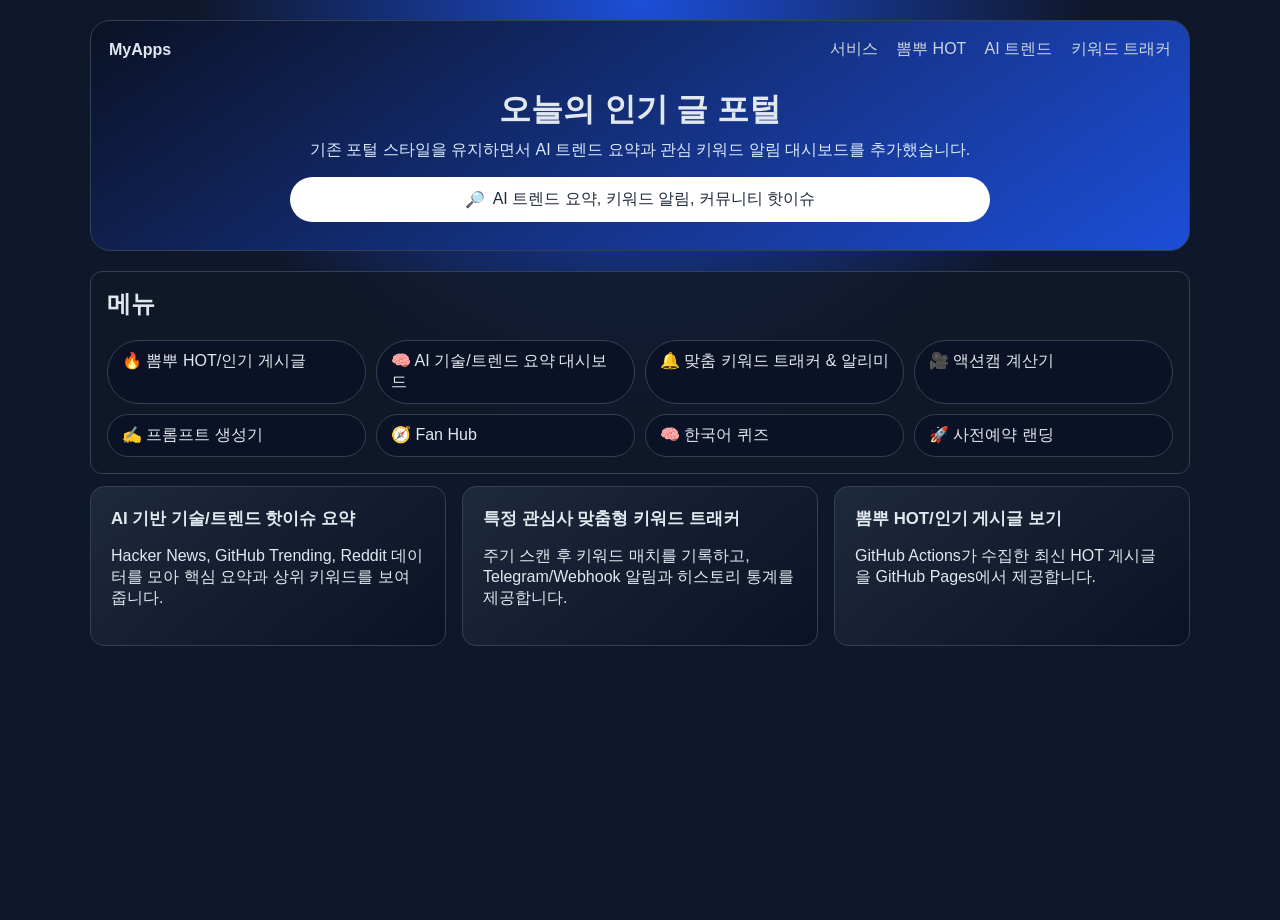
<file: index.html>
<!doctype html>
<html lang="ko">
<head>
  <meta charset="UTF-8" />
  <meta name="viewport" content="width=device-width,initial-scale=1" />
  <title>MyApps 포털</title>
  <link rel="stylesheet" href="assets/styles.css" />
</head>
<body>
  <header class="portal-hero">
    <div class="portal-topbar">
      <strong>MyApps</strong>
      <nav>
        <a href="#services">서비스</a>
        <a href="apps/ppomppu-hot/">뽐뿌 HOT</a>
        <a href="apps/ai-trend-dashboard/">AI 트렌드</a>
        <a href="apps/keyword-tracker/">키워드 트래커</a>
      </nav>
    </div>
    <div class="portal-search-wrap">
      <h1>오늘의 인기 글 포털</h1>
      <p>기존 포털 스타일을 유지하면서 AI 트렌드 요약과 관심 키워드 알림 대시보드를 추가했습니다.</p>
      <div class="portal-search-bar" aria-hidden="true">
        <span>🔎</span>
        <span>AI 트렌드 요약, 키워드 알림, 커뮤니티 핫이슈</span>
      </div>
    </div>
  </header>

  <main class="portal-main" id="services">
    <section class="portal-menu panel">
      <h2>메뉴</h2>
      <div class="menu-grid">
        <a class="menu-chip" href="apps/ppomppu-hot/">🔥 뽐뿌 HOT/인기 게시글</a>
        <a class="menu-chip" href="apps/ai-trend-dashboard/">🧠 AI 기술/트렌드 요약 대시보드</a>
        <a class="menu-chip" href="apps/keyword-tracker/">🔔 맞춤 키워드 트래커 & 알리미</a>
        <a class="menu-chip" href="apps/actioncam/">🎥 액션캠 계산기</a>
        <a class="menu-chip" href="apps/prompt-generator/">✍️ 프롬프트 생성기</a>
        <a class="menu-chip" href="apps/fan-hub/">🧭 Fan Hub</a>
        <a class="menu-chip" href="apps/korean-quiz/">🧠 한국어 퀴즈</a>
        <a class="menu-chip" href="apps/prelaunch-landing/">🚀 사전예약 랜딩</a>
      </div>
    </section>

    <section class="grid">
      <a class="card" href="apps/ai-trend-dashboard/">
        <h2>AI 기반 기술/트렌드 핫이슈 요약</h2>
        <p>Hacker News, GitHub Trending, Reddit 데이터를 모아 핵심 요약과 상위 키워드를 보여줍니다.</p>
      </a>
      <a class="card" href="apps/keyword-tracker/">
        <h2>특정 관심사 맞춤형 키워드 트래커</h2>
        <p>주기 스캔 후 키워드 매치를 기록하고, Telegram/Webhook 알림과 히스토리 통계를 제공합니다.</p>
      </a>
      <a class="card" href="apps/ppomppu-hot/">
        <h2>뽐뿌 HOT/인기 게시글 보기</h2>
        <p>GitHub Actions가 수집한 최신 HOT 게시글을 GitHub Pages에서 제공합니다.</p>
      </a>
    </section>
  </main>
</body>
</html>
</file>
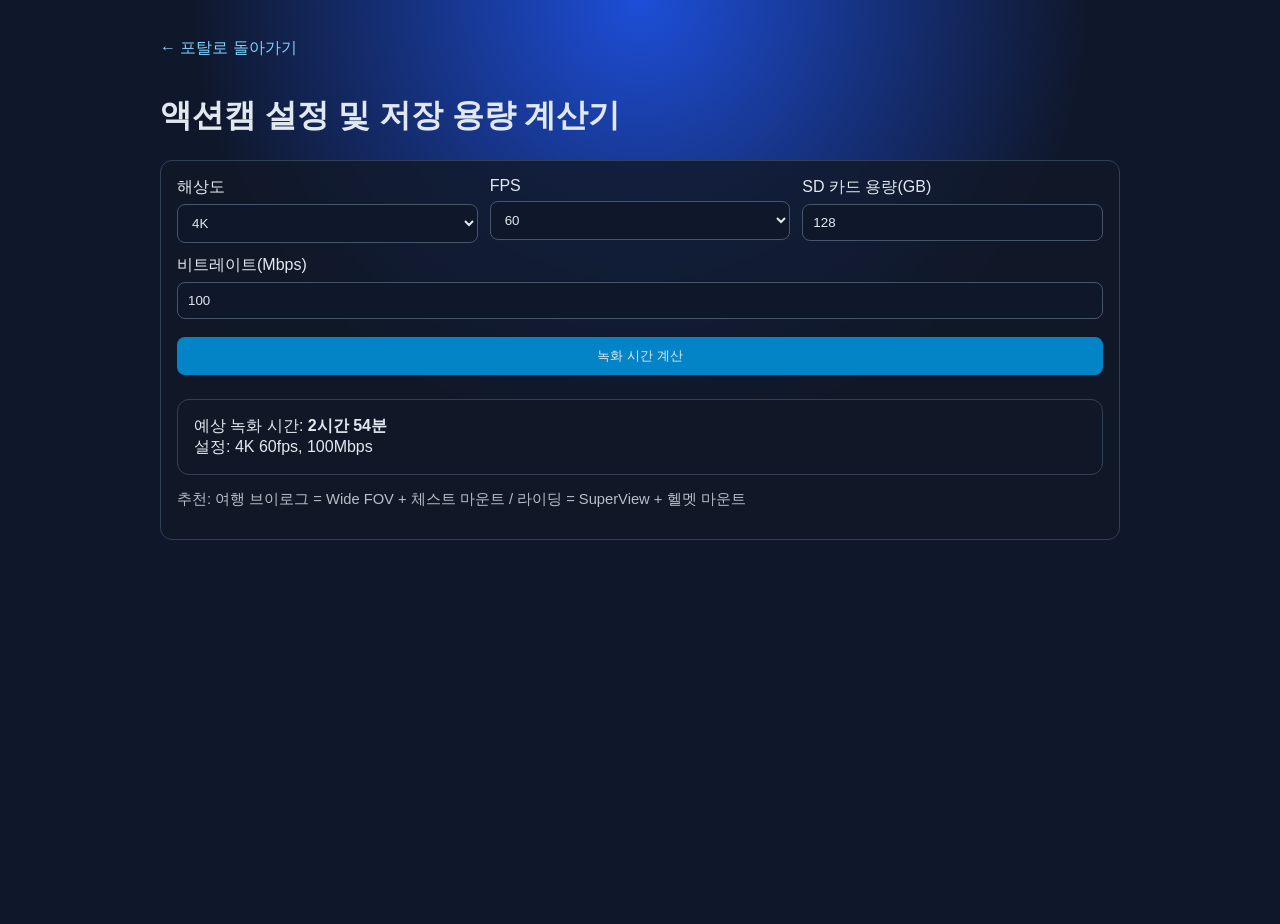
<file: apps/actioncam/index.html>
<!doctype html><html lang="ko"><head><meta charset="UTF-8"><meta name="viewport" content="width=device-width,initial-scale=1"><title>액션캠 저장 용량 계산기</title><link rel="stylesheet" href="../../assets/styles.css"></head><body><main class="app-shell"><a class="back" href="../../">← 포탈로 돌아가기</a><h1>액션캠 설정 및 저장 용량 계산기</h1><div class="panel"><div class="row"><label>해상도<select id="res"><option>1080p</option><option>2.7K</option><option selected>4K</option></select></label><label>FPS<select id="fps"><option>30</option><option selected>60</option><option>120</option></select></label><label>SD 카드 용량(GB)<input id="gb" type="number" value="128"></label></div><label>비트레이트(Mbps)<input id="mbps" type="number" value="100"></label><button id="calc">녹화 시간 계산</button><div id="result" class="panel"></div><p class="small">추천: 여행 브이로그 = Wide FOV + 체스트 마운트 / 라이딩 = SuperView + 헬멧 마운트</p></div></main><script>const calc=()=>{const gb=+gbEl.value,mbps=+mbpsEl.value;const seconds=(gb*8*1024)/mbps;const h=Math.floor(seconds/3600),m=Math.floor((seconds%3600)/60);result.innerHTML=`예상 녹화 시간: <b>${h}시간 ${m}분</b><br>설정: ${res.value} ${fps.value}fps, ${mbps}Mbps`;};const gbEl=document.getElementById('gb'),mbpsEl=document.getElementById('mbps'),res=document.getElementById('res'),fps=document.getElementById('fps'),result=document.getElementById('result');document.getElementById('calc').onclick=calc;calc();</script></body></html>
</file>
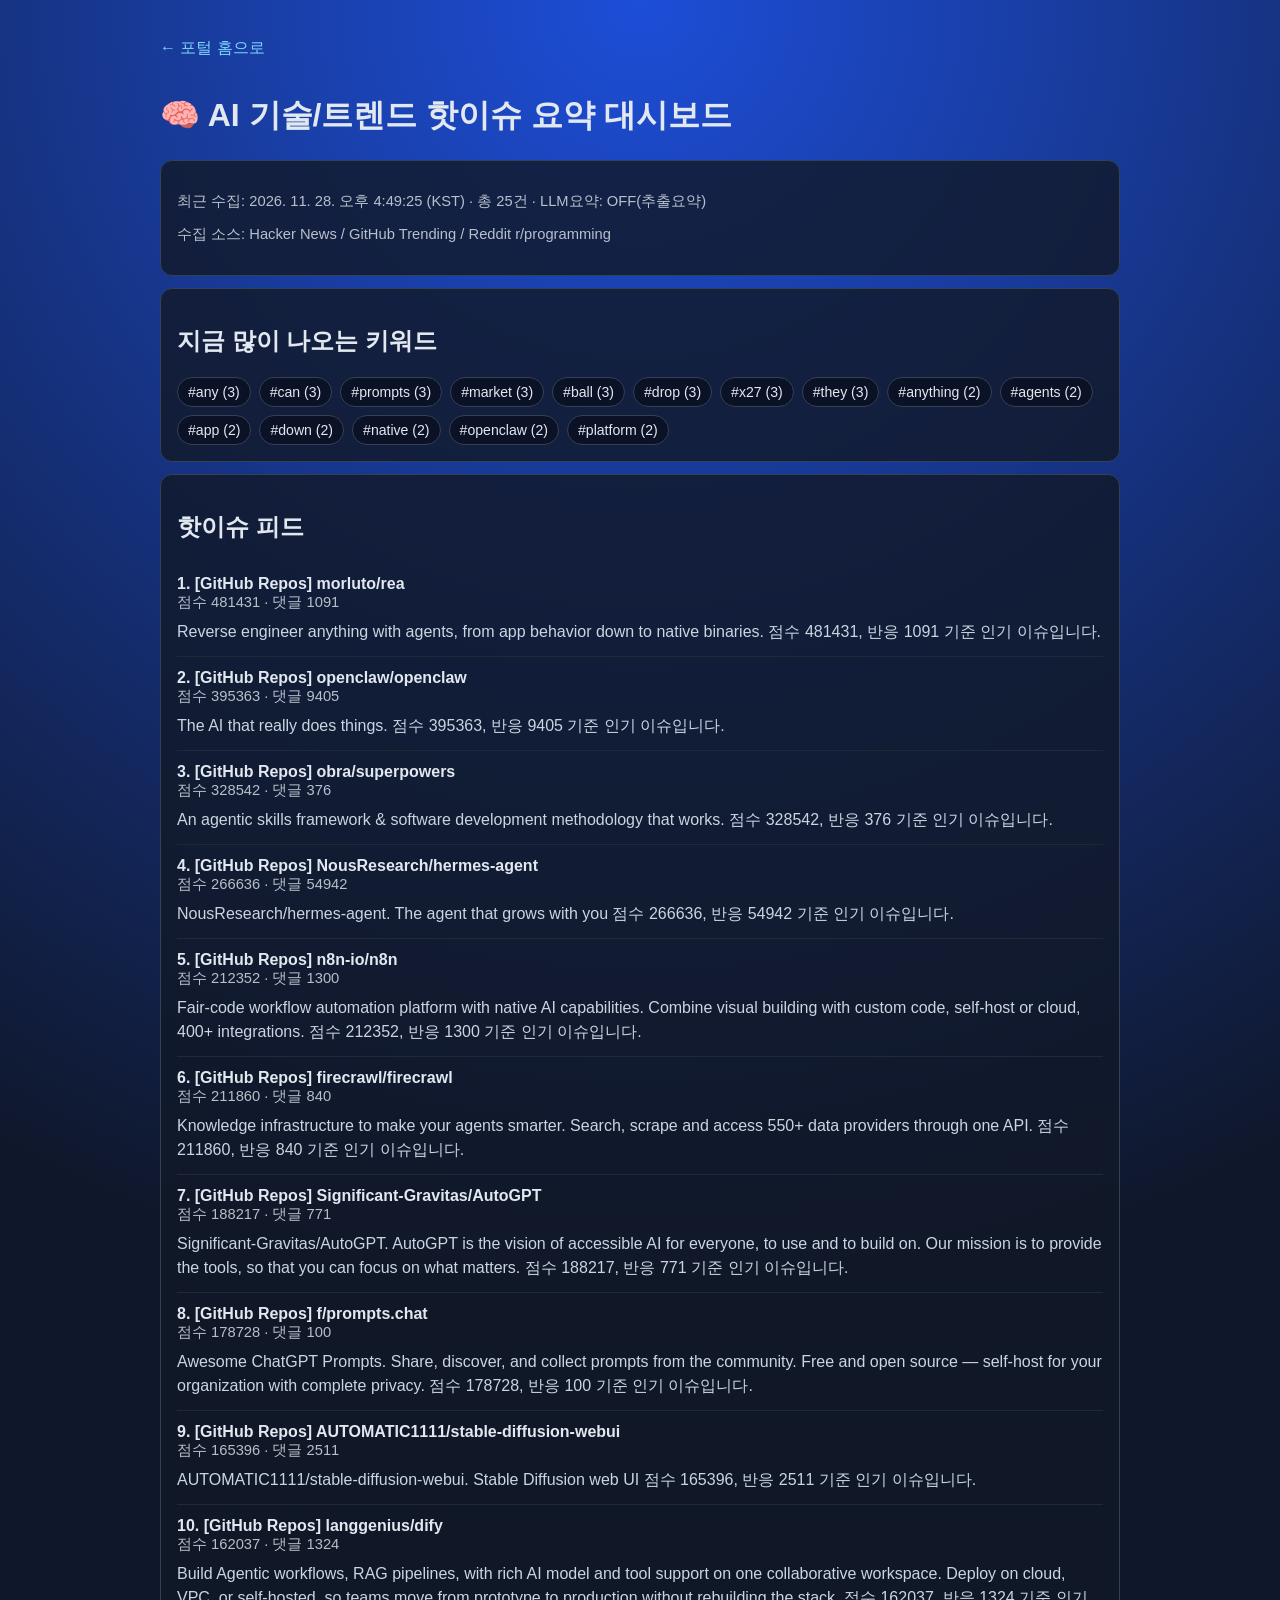
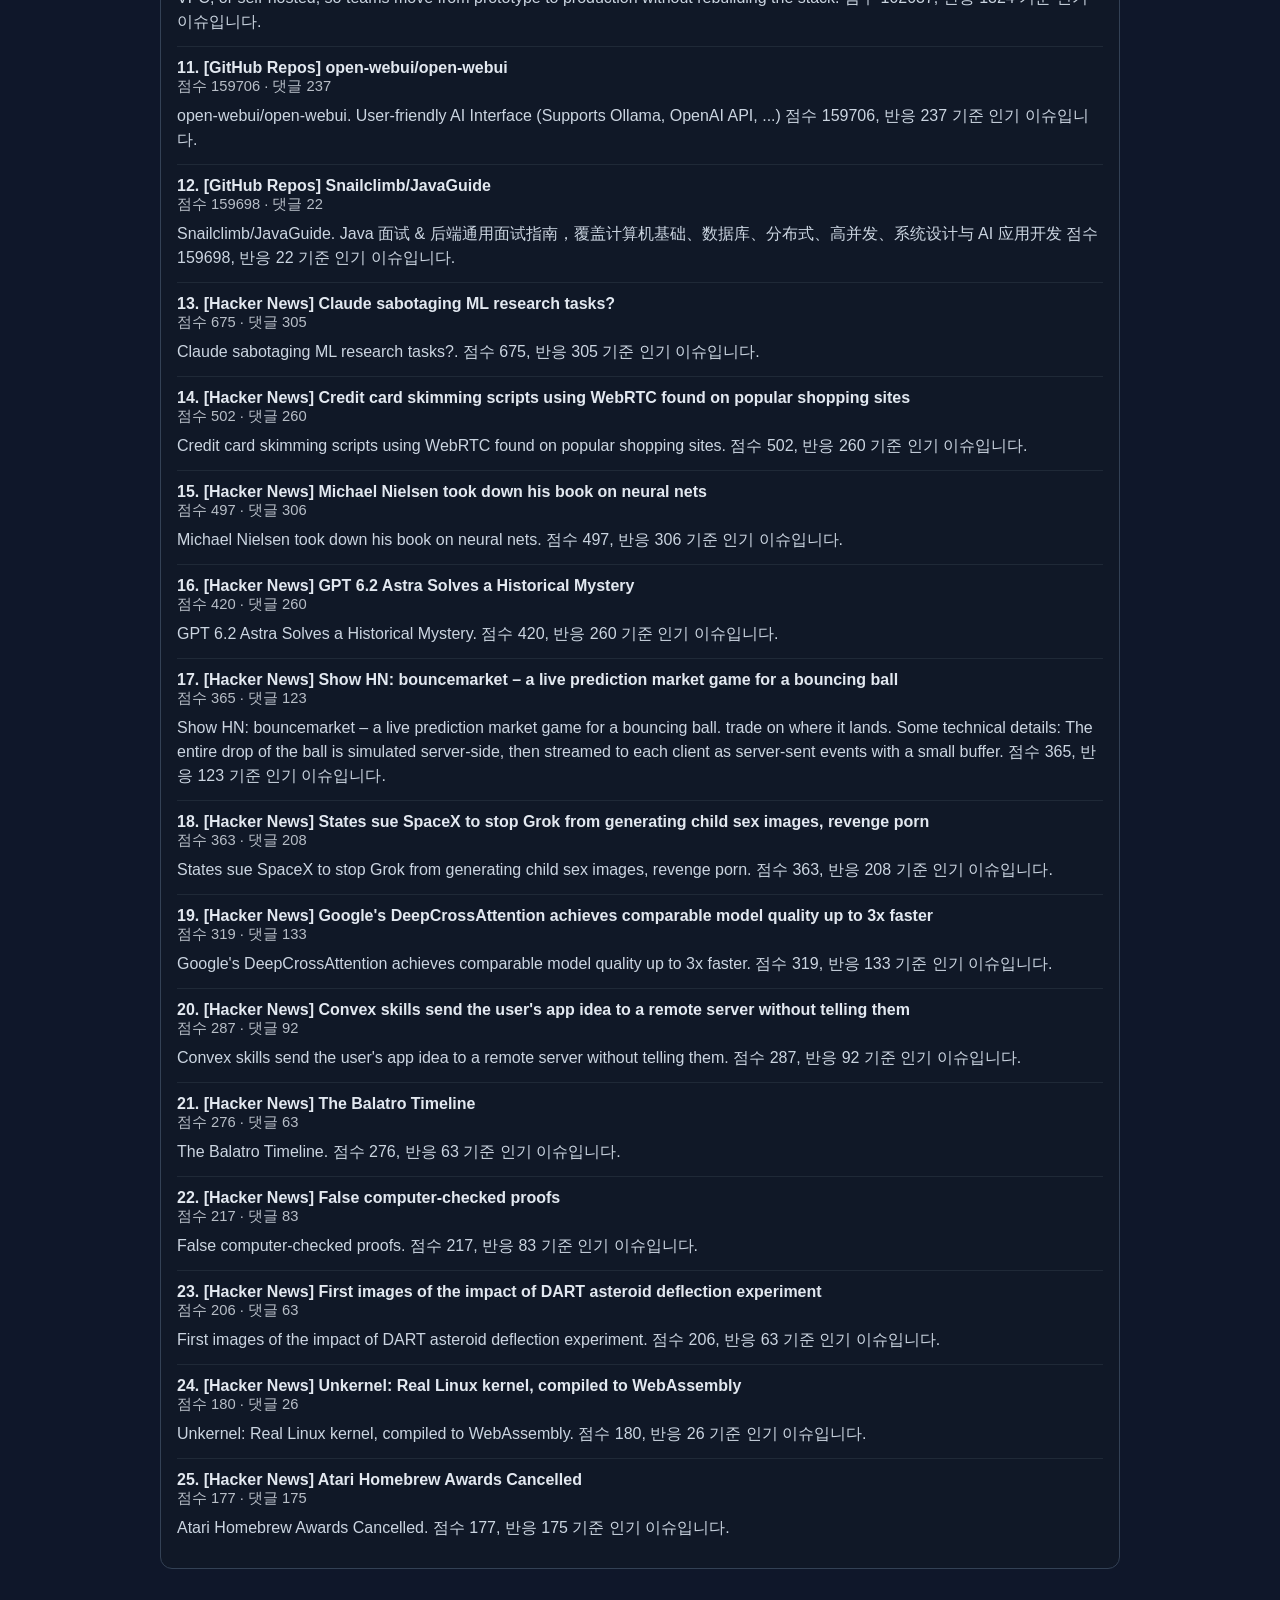
<file: apps/ai-trend-dashboard/index.html>
<!doctype html>
<html lang="ko">
<head>
  <meta charset="UTF-8" />
  <meta name="viewport" content="width=device-width,initial-scale=1" />
  <title>AI 기술/트렌드 핫이슈 요약</title>
  <link rel="stylesheet" href="../../assets/styles.css" />
</head>
<body>
  <div class="app-shell">
    <a class="back" href="../../">← 포털 홈으로</a>
    <h1>🧠 AI 기술/트렌드 핫이슈 요약 대시보드</h1>

    <section class="panel">
      <p id="meta" class="small">데이터를 불러오는 중...</p>
      <p class="small">수집 소스: Hacker News / GitHub Trending / Reddit r/programming</p>
    </section>

    <section class="panel">
      <h2>지금 많이 나오는 키워드</h2>
      <div id="keyword-chips" class="chip-wrap"></div>
    </section>

    <section class="panel">
      <h2>핫이슈 피드</h2>
      <ul id="trend-list" class="hot-list"></ul>
      <p id="empty" class="small" hidden>표시할 데이터가 없습니다.</p>
    </section>
  </div>

<script>
const trendList = document.getElementById('trend-list');
const keywordWrap = document.getElementById('keyword-chips');
const metaEl = document.getElementById('meta');
const emptyEl = document.getElementById('empty');

function formatDate(iso) {
  const date = new Date(iso);
  if (Number.isNaN(date.getTime())) return '업데이트 정보 없음';
  return date.toLocaleString('ko-KR', { timeZone: 'Asia/Seoul' }) + ' (KST)';
}

function renderKeywords(keywords) {
  if (!keywords?.length) {
    keywordWrap.innerHTML = '<p class="small">키워드 데이터가 없습니다.</p>';
    return;
  }

  keywordWrap.innerHTML = keywords
    .map((k) => `<span class="stat-chip">#${k.keyword} (${k.count})</span>`)
    .join('');
}

function renderHighlights(items) {
  if (!items?.length) {
    emptyEl.hidden = false;
    return;
  }

  const frag = document.createDocumentFragment();
  items.forEach((item, idx) => {
    const li = document.createElement('li');
    li.className = 'hot-item';

    const title = document.createElement('a');
    title.href = item.url;
    title.target = '_blank';
    title.rel = 'noreferrer';
    title.textContent = `${idx + 1}. [${item.source}] ${item.title}`;

    const score = document.createElement('div');
    score.className = 'small';
    score.textContent = `점수 ${item.score ?? 0} · 댓글 ${item.comments ?? 0}`;

    const summary = document.createElement('p');
    summary.className = 'summary-text';
    summary.textContent = item.summary || '요약 정보 없음';

    li.append(title, score, summary);
    frag.appendChild(li);
  });

  trendList.appendChild(frag);
}

(async () => {
  try {
    const res = await fetch(`../../data/ai-trend-dashboard.json?t=${Date.now()}`);
    if (!res.ok) throw new Error(`HTTP ${res.status}`);
    const data = await res.json();

    metaEl.textContent = `최근 수집: ${formatDate(data.updatedAt)} · 총 ${data.count || 0}건 · LLM요약: ${data.meta?.llmEnabled ? 'ON' : 'OFF(추출요약)'}`;
    renderKeywords(data.topKeywords || []);
    renderHighlights(data.highlights || []);
  } catch (err) {
    metaEl.textContent = `데이터 로딩 실패: ${err.message}`;
    emptyEl.hidden = false;
  }
})();
</script>
</body>
</html>
</file>
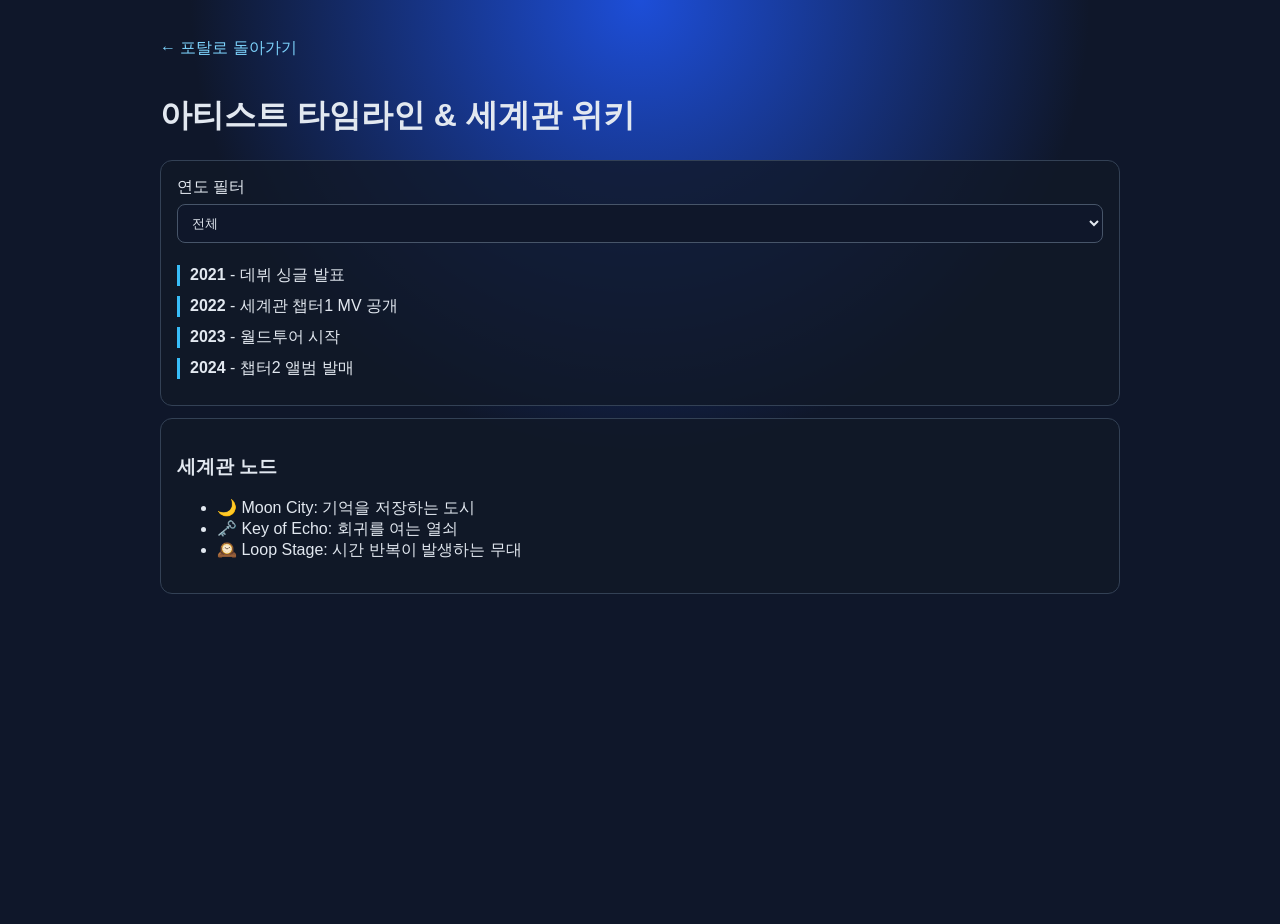
<file: apps/fan-hub/index.html>
<!doctype html><html lang="ko"><head><meta charset="UTF-8"><meta name="viewport" content="width=device-width,initial-scale=1"><title>Fan Hub</title><link rel="stylesheet" href="../../assets/styles.css"></head><body><main class="app-shell"><a class="back" href="../../">← 포탈로 돌아가기</a><h1>아티스트 타임라인 & 세계관 위키</h1><div class="panel"><label>연도 필터<select id="year"><option value="all">전체</option><option>2021</option><option>2022</option><option>2023</option><option>2024</option></select></label><div id="timeline"></div></div><div class="panel"><h3>세계관 노드</h3><ul><li>🌙 Moon City: 기억을 저장하는 도시</li><li>🗝️ Key of Echo: 회귀를 여는 열쇠</li><li>🕰️ Loop Stage: 시간 반복이 발생하는 무대</li></ul></div></main><script>const data=[['2021','데뷔 싱글 발표'],['2022','세계관 챕터1 MV 공개'],['2023','월드투어 시작'],['2024','챕터2 앨범 발매']];const render=()=>{const y=year.value;timeline.innerHTML=data.filter(d=>y==='all'||d[0]===y).map(d=>`<div class='timeline-item'><b>${d[0]}</b> - ${d[1]}</div>`).join('')||'데이터 없음';};year.onchange=render;render();</script></body></html>
</file>
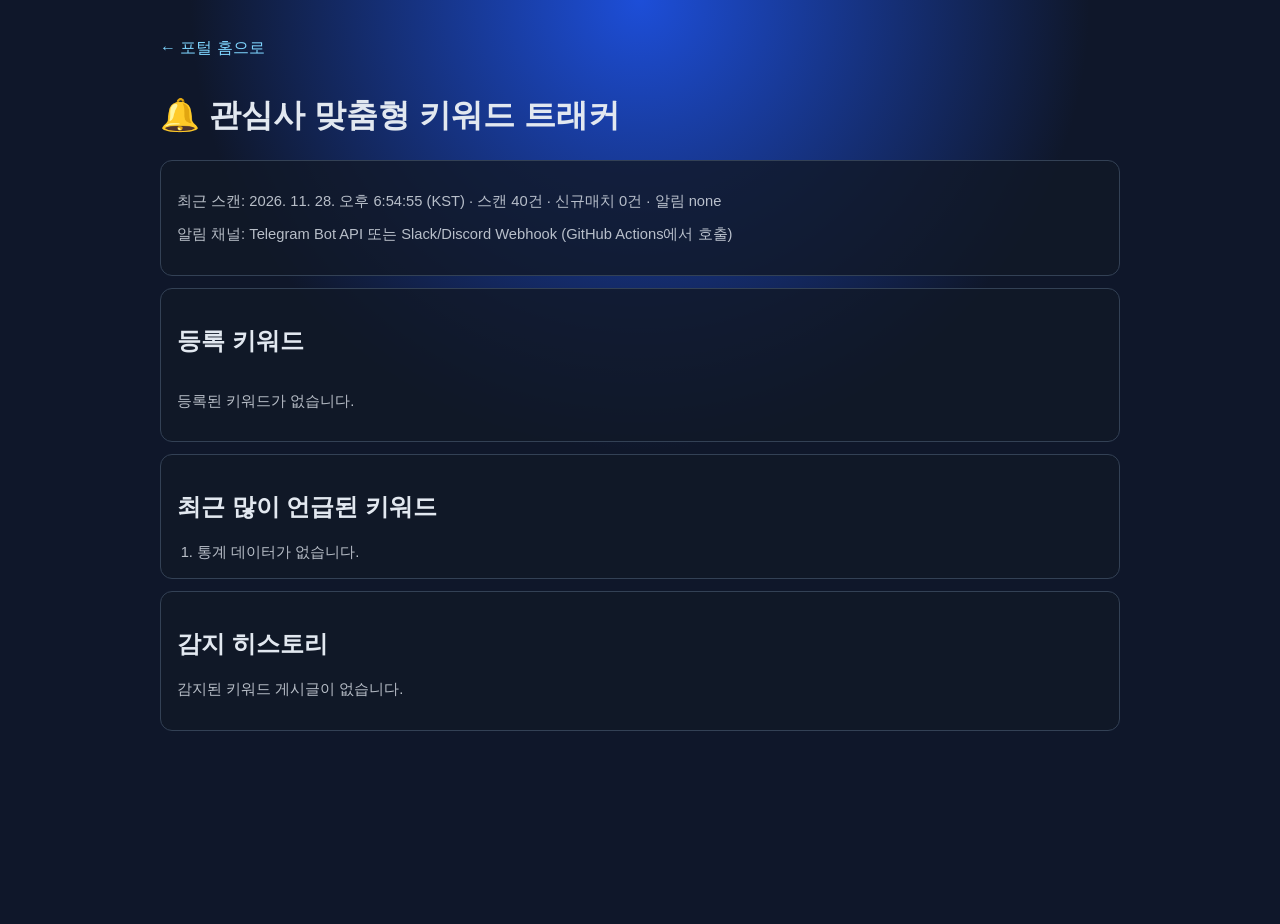
<file: apps/keyword-tracker/index.html>
<!doctype html>
<html lang="ko">
<head>
  <meta charset="UTF-8" />
  <meta name="viewport" content="width=device-width,initial-scale=1" />
  <title>관심 키워드 트래커</title>
  <link rel="stylesheet" href="../../assets/styles.css" />
</head>
<body>
  <div class="app-shell">
    <a class="back" href="../../">← 포털 홈으로</a>
    <h1>🔔 관심사 맞춤형 키워드 트래커</h1>

    <section class="panel">
      <p id="meta" class="small">데이터를 불러오는 중...</p>
      <p class="small">알림 채널: Telegram Bot API 또는 Slack/Discord Webhook (GitHub Actions에서 호출)</p>
    </section>

    <section class="panel">
      <h2>등록 키워드</h2>
      <div id="tracked-keywords" class="chip-wrap"></div>
    </section>

    <section class="panel">
      <h2>최근 많이 언급된 키워드</h2>
      <ol id="keyword-stats" class="stats-list"></ol>
    </section>

    <section class="panel">
      <h2>감지 히스토리</h2>
      <ul id="history-list" class="hot-list"></ul>
      <p id="empty" class="small" hidden>감지된 키워드 게시글이 없습니다.</p>
    </section>
  </div>

<script>
const metaEl = document.getElementById('meta');
const keywordEl = document.getElementById('tracked-keywords');
const statsEl = document.getElementById('keyword-stats');
const historyEl = document.getElementById('history-list');
const emptyEl = document.getElementById('empty');

function formatDate(iso) {
  const date = new Date(iso);
  if (Number.isNaN(date.getTime())) return '업데이트 정보 없음';
  return date.toLocaleString('ko-KR', { timeZone: 'Asia/Seoul' }) + ' (KST)';
}

function renderKeywords(keywords) {
  if (!keywords?.length) {
    keywordEl.innerHTML = '<p class="small">등록된 키워드가 없습니다.</p>';
    return;
  }
  keywordEl.innerHTML = keywords.map((k) => `<span class="stat-chip">${k}</span>`).join('');
}

function renderStats(stats) {
  if (!stats?.length) {
    statsEl.innerHTML = '<li class="small">통계 데이터가 없습니다.</li>';
    return;
  }
  statsEl.innerHTML = stats.map((row) => `<li>${row.keyword} <strong>(${row.count})</strong></li>`).join('');
}

function renderHistory(items) {
  if (!items?.length) {
    emptyEl.hidden = false;
    return;
  }
  historyEl.innerHTML = items.slice(0, 30).map((item) => `
    <li class="hot-item">
      <a href="${item.url}" target="_blank" rel="noreferrer">[${item.source}] ${item.title}</a>
      <div class="small">키워드: ${item.keywords.join(', ')} · 감지: ${formatDate(item.detectedAt)}</div>
    </li>
  `).join('');
}

(async () => {
  try {
    const res = await fetch(`../../data/keyword-tracker.json?t=${Date.now()}`);
    if (!res.ok) throw new Error(`HTTP ${res.status}`);
    const data = await res.json();

    const noti = (data.notifications || []).map((n) => `${n.channel}:${n.status}`).join(' / ') || 'none';
    metaEl.textContent = `최근 스캔: ${formatDate(data.updatedAt)} · 스캔 ${data.scannedCount || 0}건 · 신규매치 ${data.newMatchCount || 0}건 · 알림 ${noti}`;

    renderKeywords(data.keywords || []);
    renderStats(data.keywordStats || []);
    renderHistory(data.matchHistory || []);
  } catch (err) {
    metaEl.textContent = `데이터 로딩 실패: ${err.message}`;
    emptyEl.hidden = false;
  }
})();
</script>
</body>
</html>
</file>
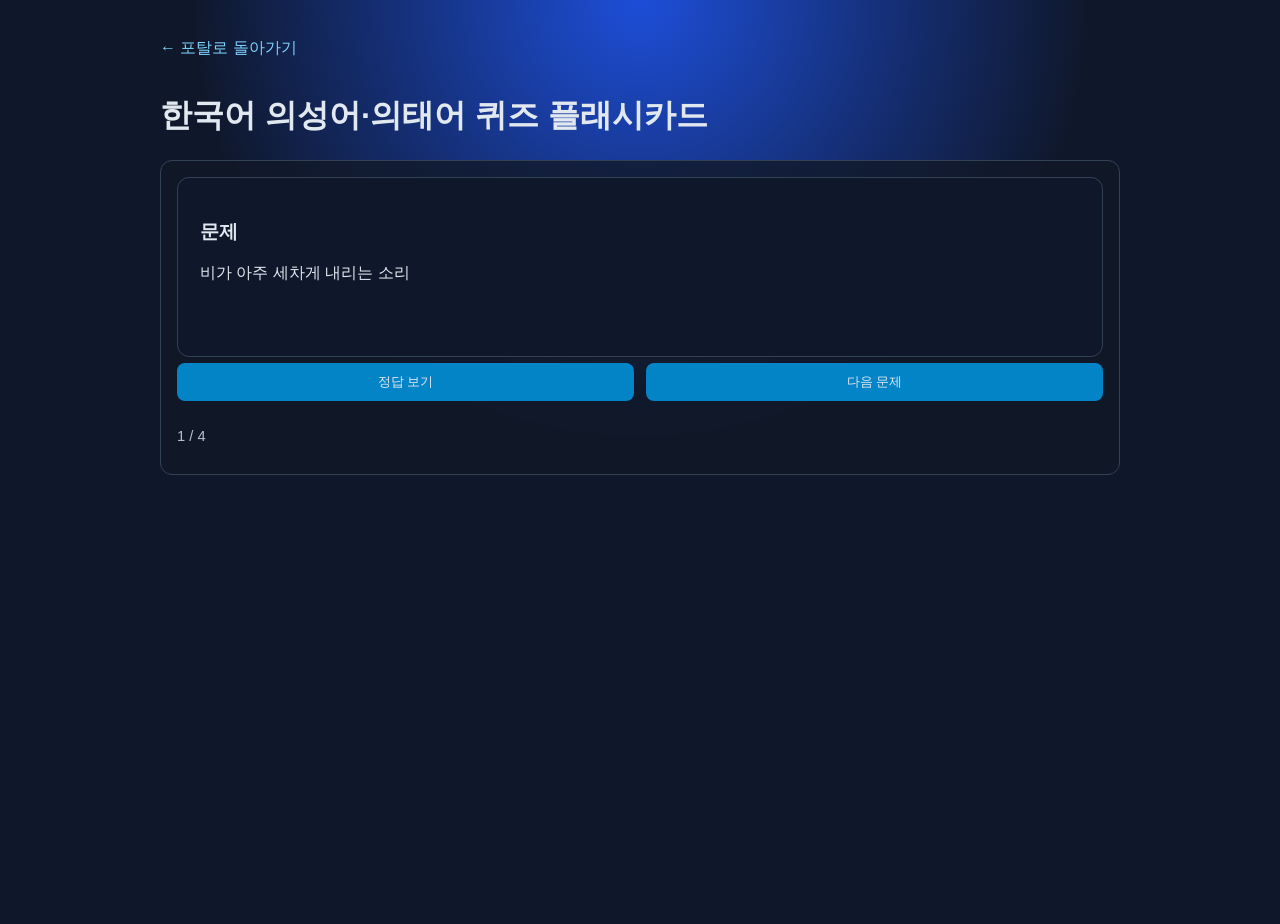
<file: apps/korean-quiz/index.html>
<!doctype html><html lang="ko"><head><meta charset="UTF-8"><meta name="viewport" content="width=device-width,initial-scale=1"><title>한국어 의성어/의태어 퀴즈</title><link rel="stylesheet" href="../../assets/styles.css"></head><body><main class="app-shell"><a class="back" href="../../">← 포탈로 돌아가기</a><h1>한국어 의성어·의태어 퀴즈 플래시카드</h1><div class="panel flashcard"><div class="flash-inner" id="card"></div><div class="row"><button id="flip">정답 보기</button><button id="next">다음 문제</button></div><p class="small" id="progress"></p></div></main><script>const cards=[{q:'비가 아주 세차게 내리는 소리',a:'주룩주룩 / 쏴아'},{q:'심장이 빨리 뛰는 상태',a:'두근두근'},{q:'작은 것이 반짝이며 빛나는 모양',a:'반짝반짝'},{q:'배가 매우 고픈 상태',a:'꼬르륵'}];let i=0,show=false;const render=()=>{card.innerHTML=`<h3>${show?'정답':'문제'}</h3><p>${show?cards[i].a:cards[i].q}</p>`;progress.textContent=`${i+1} / ${cards.length}`};flip.onclick=()=>{show=!show;render()};next.onclick=()=>{i=(i+1)%cards.length;show=false;render()};render();</script></body></html>
</file>
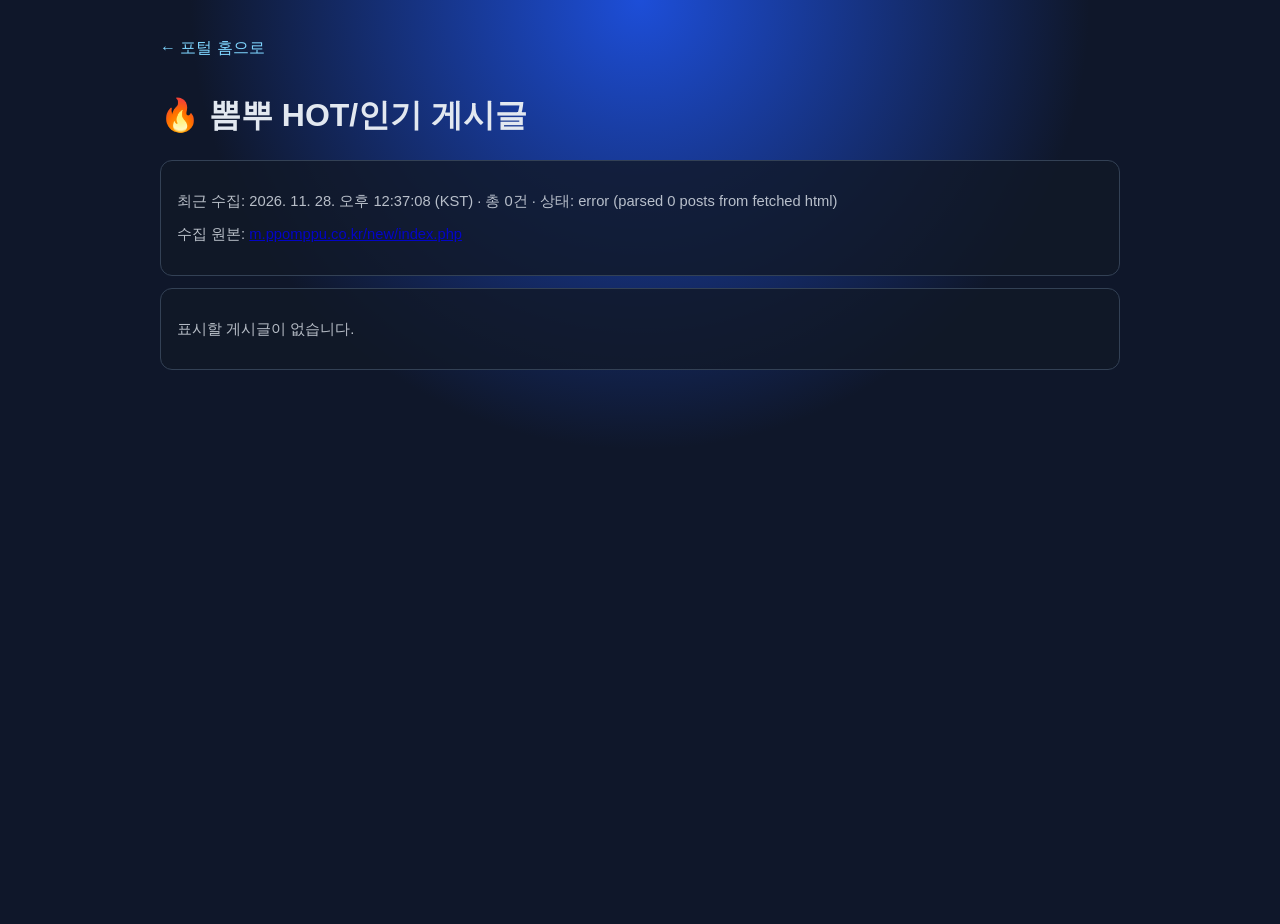
<file: apps/ppomppu-hot/index.html>
<!doctype html>
<html lang="ko">
<head>
  <meta charset="UTF-8" />
  <meta name="viewport" content="width=device-width,initial-scale=1" />
  <title>뽐뿌 HOT/인기 게시글</title>
  <link rel="stylesheet" href="../../assets/styles.css" />
</head>
<body>
  <div class="app-shell">
    <a class="back" href="../../">← 포털 홈으로</a>
    <h1>🔥 뽐뿌 HOT/인기 게시글</h1>
    <section class="panel">
      <p id="meta" class="small">데이터를 불러오는 중...</p>
      <p class="small">수집 원본: <a href="https://m.ppomppu.co.kr/new/index.php" target="_blank" rel="noreferrer">m.ppomppu.co.kr/new/index.php</a></p>
    </section>

    <section class="panel">
      <ul id="hot-list" class="hot-list"></ul>
      <p id="empty" class="small" hidden>표시할 게시글이 없습니다.</p>
    </section>
  </div>

<script>
const listEl = document.getElementById('hot-list');
const emptyEl = document.getElementById('empty');
const metaEl = document.getElementById('meta');

function formatDate(isoString) {
  if (!isoString) return '업데이트 정보 없음';
  const date = new Date(isoString);
  if (Number.isNaN(date.getTime())) return isoString;
  return date.toLocaleString('ko-KR', { timeZone: 'Asia/Seoul' }) + ' (KST)';
}

function renderPosts(posts) {
  if (!posts || posts.length === 0) {
    emptyEl.hidden = false;
    return;
  }

  const fragment = document.createDocumentFragment();
  posts.forEach((post, index) => {
    const li = document.createElement('li');
    li.className = 'hot-item';

    const link = document.createElement('a');
    link.href = post.url;
    link.target = '_blank';
    link.rel = 'noreferrer';
    link.textContent = `${index + 1}. ${post.title}`;

    const detail = document.createElement('div');
    detail.className = 'small';
    detail.textContent = [post.board, post.author, post.time].filter(Boolean).join(' · ');

    li.appendChild(link);
    li.appendChild(detail);
    fragment.appendChild(li);
  });
  listEl.appendChild(fragment);
}

(async () => {
  try {
    const cacheBuster = `t=${Date.now()}`;
    const res = await fetch(`../../data/ppomppu-hot.json?${cacheBuster}`);
    if (!res.ok) throw new Error(`HTTP ${res.status}`);

    const data = await res.json();
    metaEl.textContent = `최근 수집: ${formatDate(data.updatedAt)} · 총 ${data.count || 0}건`;

    if (data.status !== 'ok' && data.error) {
      metaEl.textContent += ` · 상태: ${data.status} (${data.error})`;
    }

    renderPosts(data.posts || []);
  } catch (error) {
    metaEl.textContent = `데이터를 불러오지 못했습니다: ${error.message}`;
    emptyEl.hidden = false;
  }
})();
</script>
</body>
</html>
</file>
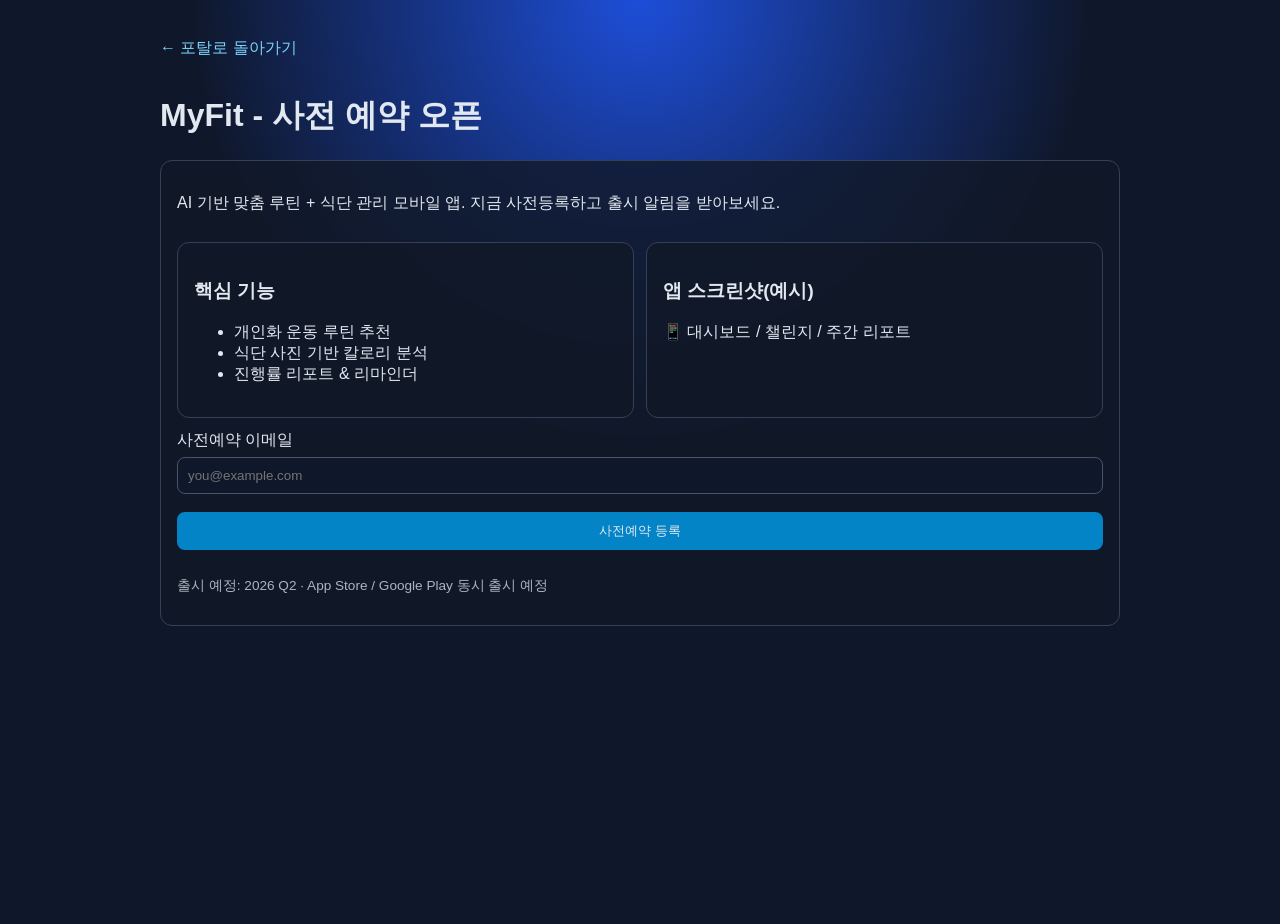
<file: apps/prelaunch-landing/index.html>
<!doctype html><html lang="ko"><head><meta charset="UTF-8"><meta name="viewport" content="width=device-width,initial-scale=1"><title>사전예약 랜딩</title><link rel="stylesheet" href="../../assets/styles.css"></head><body><main class="app-shell"><a class="back" href="../../">← 포탈로 돌아가기</a><h1>MyFit - 사전 예약 오픈</h1><div class="panel"><p>AI 기반 맞춤 루틴 + 식단 관리 모바일 앱. 지금 사전등록하고 출시 알림을 받아보세요.</p><div class="row"><div class="panel"><h3>핵심 기능</h3><ul><li>개인화 운동 루틴 추천</li><li>식단 사진 기반 칼로리 분석</li><li>진행률 리포트 & 리마인더</li></ul></div><div class="panel"><h3>앱 스크린샷(예시)</h3><p>📱 대시보드 / 챌린지 / 주간 리포트</p></div></div><label>사전예약 이메일<input id="email" type="email" placeholder="you@example.com"></label><button id="reserve">사전예약 등록</button><p id="status" class="small"></p><p class="footer">출시 예정: 2026 Q2 · App Store / Google Play 동시 출시 예정</p></div></main><script>reserve.onclick=()=>{const v=email.value.trim();if(!v||!v.includes('@')){status.textContent='유효한 이메일을 입력해 주세요.';return;}const arr=JSON.parse(localStorage.getItem('prelaunch_list')||'[]');arr.push({email:v,at:new Date().toISOString()});localStorage.setItem('prelaunch_list',JSON.stringify(arr));status.textContent='등록되었습니다. 감사합니다!';email.value='';};</script></body></html>
</file>
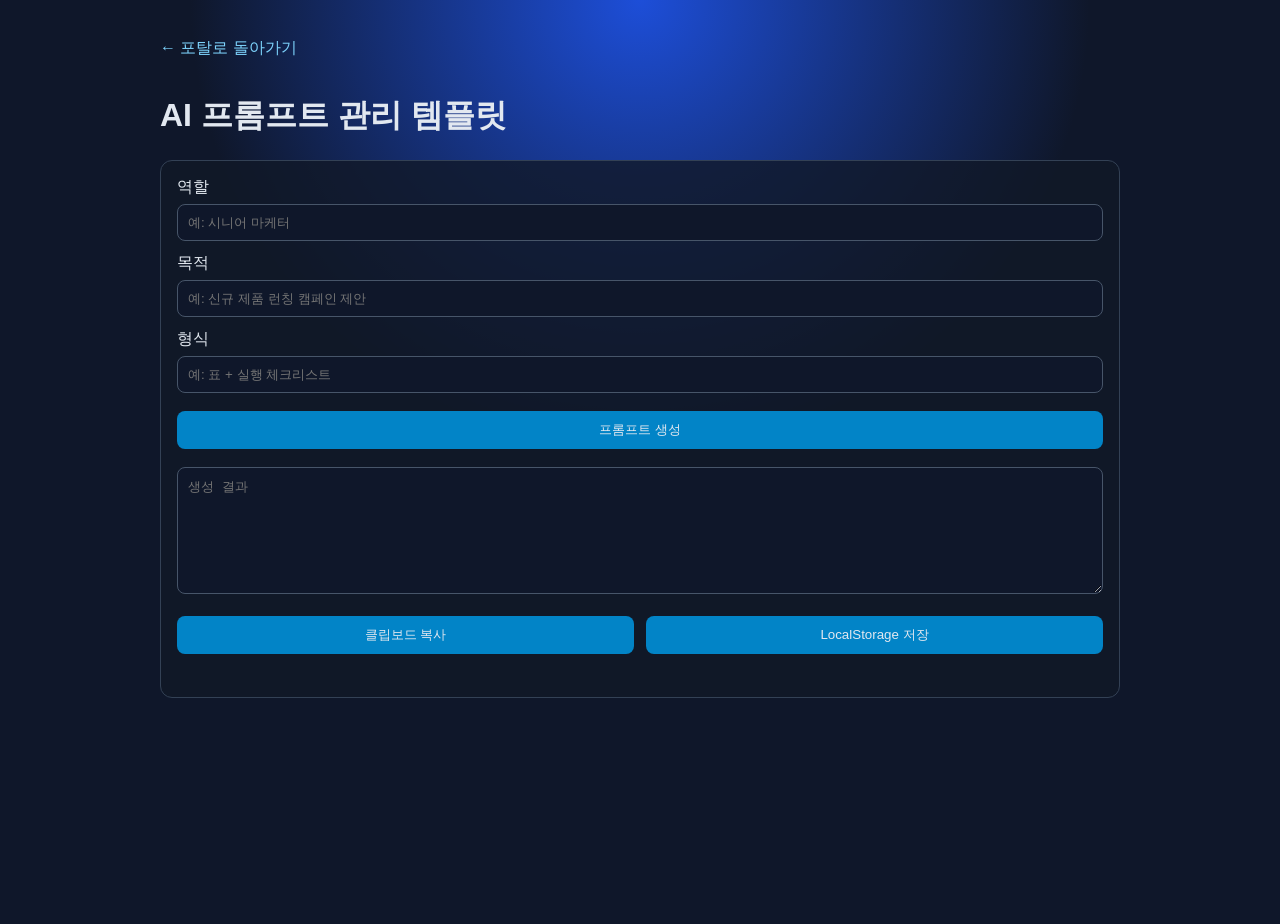
<file: apps/prompt-generator/index.html>
<!doctype html><html lang="ko"><head><meta charset="UTF-8"><meta name="viewport" content="width=device-width,initial-scale=1"><title>AI 프롬프트 템플릿</title><link rel="stylesheet" href="../../assets/styles.css"></head><body><main class="app-shell"><a class="back" href="../../">← 포탈로 돌아가기</a><h1>AI 프롬프트 관리 템플릿</h1><div class="panel"><label>역할<input id="role" placeholder="예: 시니어 마케터"></label><label>목적<input id="goal" placeholder="예: 신규 제품 런칭 캠페인 제안"></label><label>형식<input id="format" placeholder="예: 표 + 실행 체크리스트"></label><button id="generate">프롬프트 생성</button><textarea id="output" rows="7" placeholder="생성 결과"></textarea><div class="row"><button id="copy">클립보드 복사</button><button id="save">LocalStorage 저장</button></div><p id="msg" class="small"></p></div></main><script>const $=id=>document.getElementById(id);const keys=['role','goal','format'];keys.forEach(k=>$(k).value=localStorage.getItem('pg_'+k)||'');$('generate').onclick=()=>{$('output').value=`당신은 ${$('role').value}입니다.\n목적: ${$('goal').value}\n출력 형식: ${$('format').value}\n제약: 단계별로 명확하게 작성하고 실행 가능한 항목으로 제시하세요.`};$('save').onclick=()=>{keys.forEach(k=>localStorage.setItem('pg_'+k,$(k).value));localStorage.setItem('pg_output',$('output').value);$('msg').textContent='저장되었습니다.'};$('copy').onclick=async()=>{try{await navigator.clipboard.writeText($('output').value);$('msg').textContent='복사 완료!';}catch{ $('msg').textContent='복사 실패(브라우저 권한 확인)'; }};$('output').value=localStorage.getItem('pg_output')||'';</script></body></html>
</file>
<file: assets/styles.css>
:root {
  --bg: #0f172a;
  --card: #1e293b;
  --accent: #38bdf8;
  --text: #e2e8f0;
}
* { box-sizing: border-box; }
body {
  margin: 0;
  font-family: -apple-system, BlinkMacSystemFont, 'Segoe UI', Roboto, sans-serif;
  color: var(--text);
  background: radial-gradient(circle at top, #1d4ed8, var(--bg) 40%);
  min-height: 100vh;
}
.portal-hero {
  width: min(1100px, 94%);
  margin: 20px auto;
  background: linear-gradient(145deg, #0b1225, #1d4ed8);
  border: 1px solid #334155;
  border-radius: 20px;
  padding: 18px;
}
.portal-topbar {
  display: flex;
  justify-content: space-between;
  align-items: center;
}
.portal-topbar nav a {
  color: #cbd5e1;
  text-decoration: none;
  margin-left: 14px;
}
.portal-search-wrap { text-align: center; padding: 28px 16px 10px; }
.portal-search-wrap h1 { margin: 0 0 8px; }
.portal-search-wrap p { margin: 0 0 16px; color: #dbeafe; }
.portal-search-bar {
  max-width: 700px;
  margin: 0 auto;
  border-radius: 999px;
  background: #fff;
  color: #1e293b;
  padding: 12px 16px;
  display: flex;
  align-items: center;
  gap: 8px;
  justify-content: center;
}
.portal-main { width: min(1100px, 94%); margin: 0 auto 48px; }
.hero { text-align: center; padding: 48px 16px 24px; }
.hero h1 { margin: 0 0 8px; }
.hero p { margin: 0; opacity: .9; }
.grid {
  margin: 0 auto 48px;
  display: grid;
  grid-template-columns: repeat(auto-fit, minmax(260px, 1fr));
  gap: 16px;
}
.portal-menu h2 { margin-top: 0; }
.menu-grid {
  display: grid;
  gap: 10px;
  grid-template-columns: repeat(auto-fit, minmax(220px, 1fr));
}
.menu-chip {
  text-decoration: none;
  color: var(--text);
  background: #0b1225;
  border: 1px solid #334155;
  border-radius: 999px;
  padding: 10px 14px;
  display: block;
}
.card {
  display: block;
  padding: 20px;
  color: var(--text);
  text-decoration: none;
  background: linear-gradient(140deg, #1e293b, #0b1225);
  border: 1px solid #334155;
  border-radius: 14px;
  transition: transform .2s ease, border-color .2s ease;
}
.card:hover, .menu-chip:hover { transform: translateY(-2px); border-color: var(--accent); }
.card h2 { font-size: 1.05rem; margin: 0 0 8px; }
.app-shell { width: min(960px, 94%); margin: 24px auto 56px; }
.back { color: #7dd3fc; text-decoration: none; display: inline-block; margin: 14px 0; }
.panel {
  background: #111827cc;
  border: 1px solid #334155;
  border-radius: 12px;
  padding: 16px;
  margin: 12px 0;
}
.hot-list { list-style: none; margin: 0; padding: 0; }
.hot-item { padding: 12px 0; border-bottom: 1px solid #1f2937; }
.hot-item:last-child { border-bottom: none; }
.hot-item a { color: #e2e8f0; text-decoration: none; font-weight: 600; }
.hot-item a:hover { color: #7dd3fc; }
input, select, textarea, button {
  width: 100%;
  margin-top: 6px;
  margin-bottom: 12px;
  padding: 10px;
  border-radius: 8px;
  border: 1px solid #475569;
  background: #0f172a;
  color: var(--text);
}
button { background: #0284c7; border: none; cursor: pointer; }
.row { display: grid; gap: 12px; grid-template-columns: repeat(auto-fit, minmax(180px, 1fr)); }
.small { opacity: .8; font-size: .92rem; }
.timeline-item { border-left: 3px solid #38bdf8; padding-left: 10px; margin: 10px 0; }
.flashcard { perspective: 1000px; }
.flash-inner {
  min-height: 180px;
  padding: 22px;
  border-radius: 12px;
  background: #0f172a;
  border: 1px solid #334155;
}
.footer { opacity: .75; margin-top: 10px; font-size: .85rem; }

.chip-wrap {
  display: flex;
  flex-wrap: wrap;
  gap: 8px;
}

.stat-chip {
  background: #0b1225;
  border: 1px solid #334155;
  border-radius: 999px;
  padding: 6px 10px;
  font-size: .88rem;
}

.summary-text {
  margin: 8px 0 0;
  line-height: 1.5;
  color: #cbd5e1;
}

.stats-list {
  margin: 0;
  padding-left: 20px;
  display: grid;
  gap: 8px;
}
</file>
